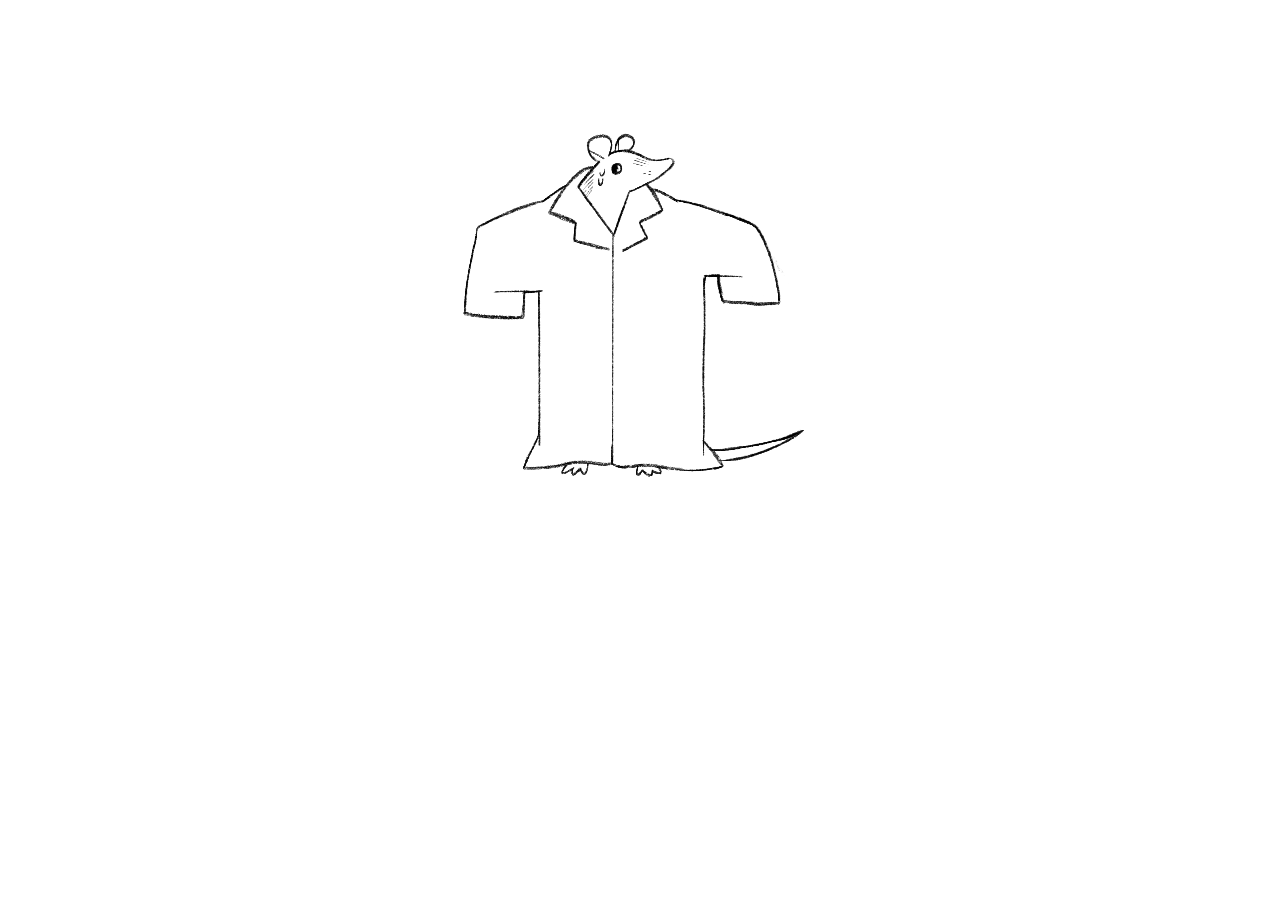
<file: index.html>
<!DOCTYPE html>
<html>
  <head>
    <meta charset="UTF-8">
    <meta name="viewport" content="width=device-width, initial-scale=1.0">
    <title>The web site of miceinatrenchcoat</title>

    <link href="/style.css" rel="stylesheet" type="text/css" media="all">
  </head>
  <body>

    <!--<a href="miceiutofthetrenchcoat.html" class="imgtxt">
      <div class="container">
        <img src="./tempimages/miceinatrenchcoat.png">
      </div>
    </a>-->

    <div id="contentwrapper">
      <center>
        <a class="hover_image" href="homepage.html">
          <img src="./tempimages/MIATC-2.png" alt="A tall mouse in a trench coat looks nervous">
          <img src="./tempimages/MIATC-2gif.gif" alt="5 mice stacked on top of eachother look nervous with a trench coat on the floor"class="hide">
        </a>
      </center>
    </div>


  </body>
</html>
</file>
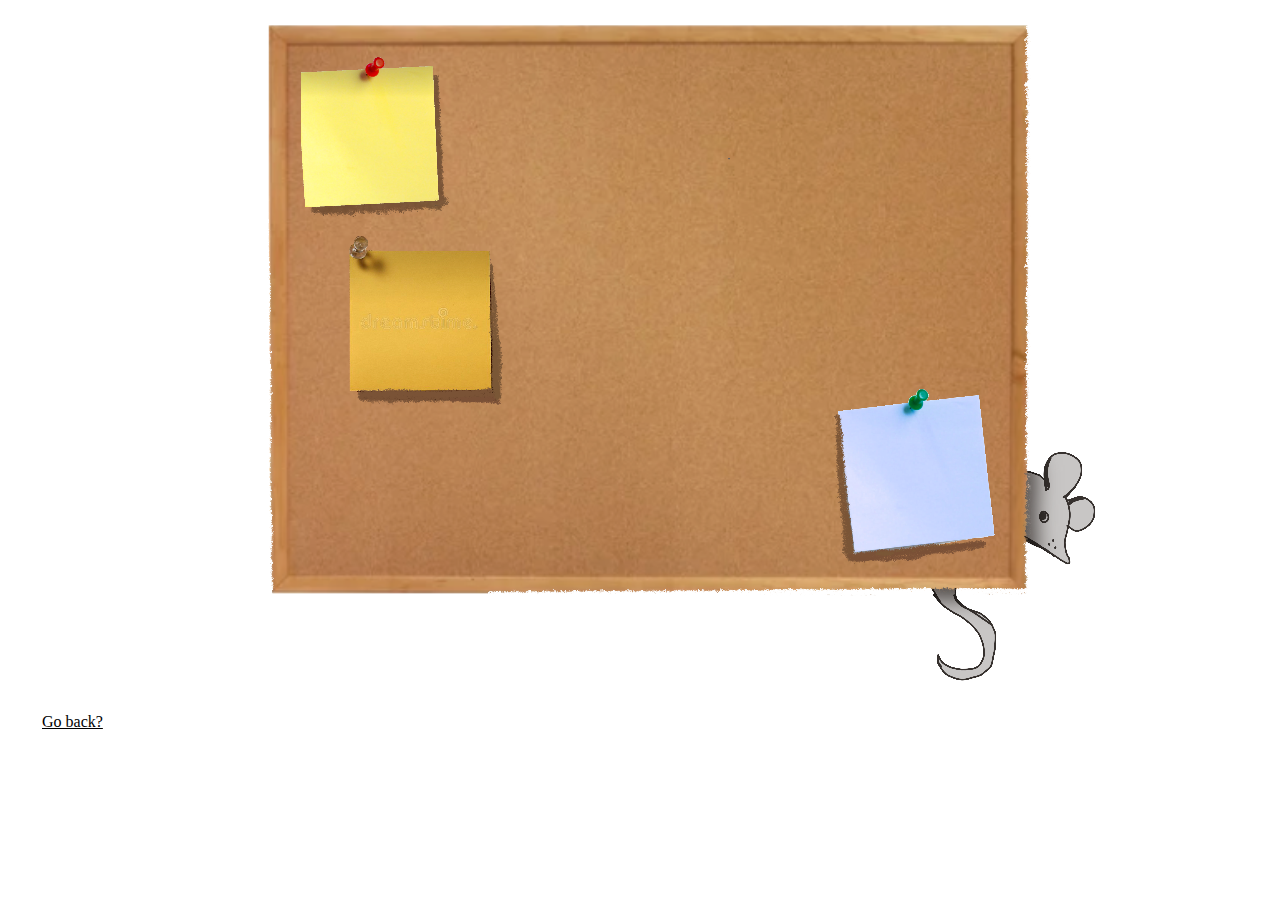
<file: goalboard.html>
<!DOCTYPE html>
<html>
  <head>
    <meta charset="UTF-8">
    <meta name="viewport" content="width=device-width, initial-scale=1.0">
    <title>miceinatrenchcoat</title>

    <link href="/style.css" rel="stylesheet" type="text/css" media="all">
  </head>
  <body>
    <div id="wrapper">
      <div class="container">
        <center>
          <img src="./tempimages/board.png" id="board">
        </center>
      </div>

      <a href="homepage.html" class="button">Go back?</a>

    </div>

  </body>
</html>
</file>
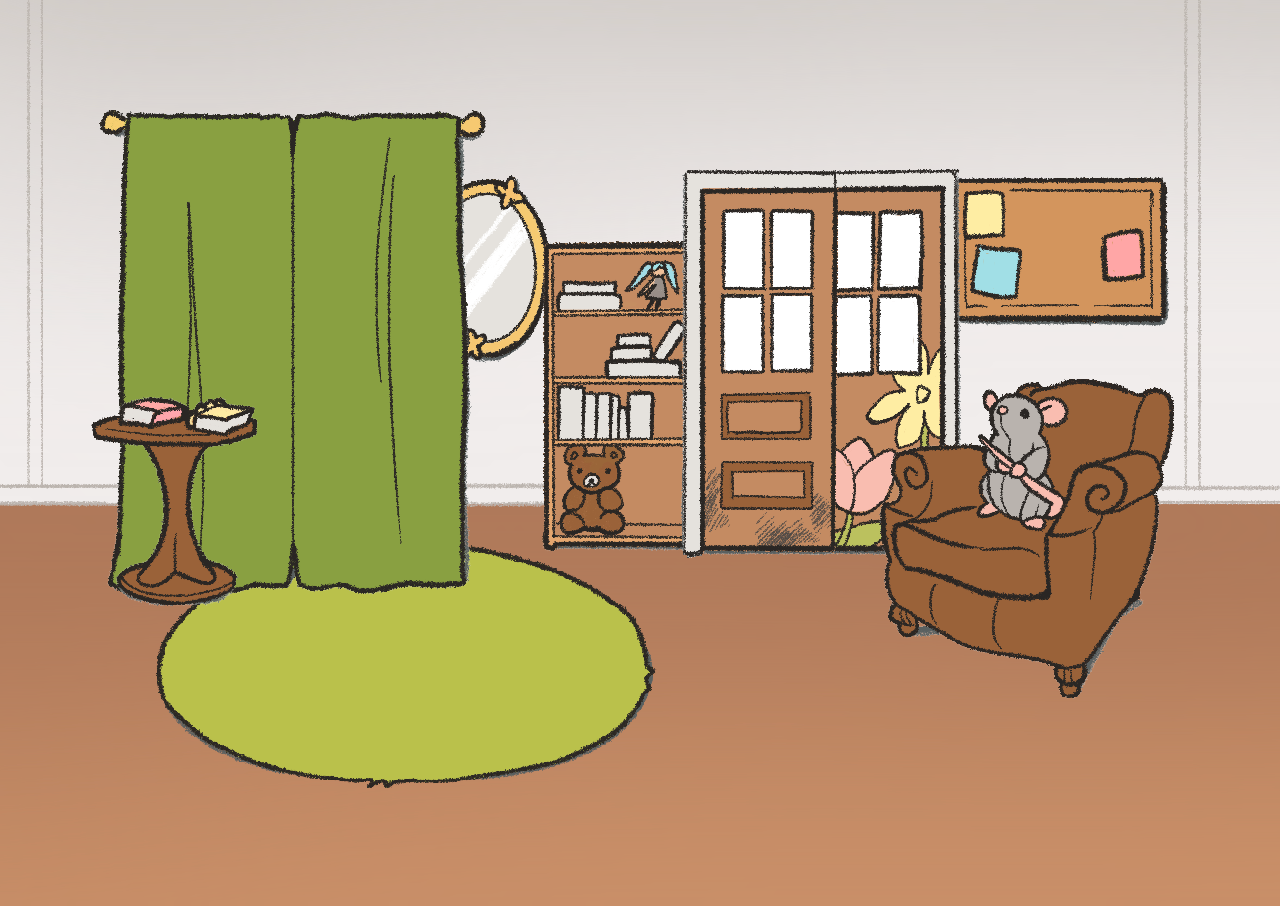
<file: homepage.html>
<!DOCTYPE html>
<html>
  <head>
    <meta charset="UTF-8">
    <meta name="viewport" content="width=device-width, initial-scale=1.0">
    <title>miceinatrenchcoat</title>

    <link href="/homepage.css" rel="stylesheet" type="text/css" media="all">
  </head>
  <body>

    <main class="room">

      <a class="rotate" href="./goalboard.html" style="top: 13vw; left: 73.5vw;">
        <img src="./tempimages/goalboard2.png">
      </a>
      
      <a class="rotate" href="./Digital Gallery/diggallery.html" style="top: 12.5vw; left: 62vw;">
        <img src="./tempimages/Digart-door.png"
      </a>
      
      
      <a class="rotate" href="./stuffed-animals/plushies.html" style="top: 29vw; left: 68vw;">
        <img src="./tempimages/stuffedanima;-chair.png">
      </a>
      
      <a class="rotate" href="./About me/about-home.html" style="top: 13vw; left: 32vw;">
        <img src="./tempimages/aboutme-mirror.png">
      </a>

      <a class="rotate" href="" style="top: 18vw; left: 41.5vw;">
        <img src="./tempimages/bookshelf.png">
      </a>

      <a class="rotate" href="./Traditional Gallery/portfolio.html" style="top: 12.5vw; left: 52.4vw;">
        <img src="./tempimages/tradart-door.png">
      </a>

      <a class="rotate" href="./About me/about-home.html" style="top: 8vw; left: 7vw;">
        <img src="./tempimages/links-curtains.png">
      </a>

      <img src="./tempimages/sidetable.png" style="position: absolute; top: 30vw; left: 6.5vw;">

      <a class="rotate" href="./index.html">
        <img src="./tempimages/mouse.png" style="position: absolute; top: 38.5vw; left: 43vw;">
      </a>
    </main>

  </body>
</html>
</file>
<file: style.css>
body {
  background-color: white;
  color: black;
  font-family: Verdana;
}

#contentwrapper {
  /* WIDTH OF THE WRAPPER */
  width: 900px;
  
  /* CENTER THE WRAPPER */
  margin-right: auto;
  margin-left: auto;
  
  /* ADD PADDING AND SPACING */
  margin-top: 10%;
}

.centeredelement {
  margin-right: auto;
  margin-left: auto;
}

.container {
  display: block;
  margin-left: 90px;
  margin-right: auto;
  position: relative;
  margin-top: 25px;
}

.button {
  border: none;
  color: black;
  padding: 15px 32px;
  text-align: center;
  display: inline-block;
  font-size: 16px;
  margin: 4px 2px;
  cursor: pointer;
}

.hover_image:hover {
  text-decoration: none;
}

.hide {
  display: none;
}

.hover_image:hover img:first-child{display: none;}
.hover_image:hover img:last-child{display: inline-block;}
</file>
<file: homepage.css>
* {
  image-rendering: pixelated;
}

body {
  background-image: url(./tempimages/Homepage-backgrounf.png);
  background-position: center top;
  background-repeat: no-repeat;
  background-size: cover;

  min-height: calc(100vh - 10px);
  overflow-x: hidden;

}

.room {
  width: 100%;
  height: 300px;
  position: relative;
}

.room img {
  max-width: 100%;
  height: auto;
}

.rotate {
  width: fit-content;
  height: fit-content;
  display: inline-block;
  position: absolute;
}


@media screen and (max-device-width : 800px){
  .room {
     transform: scale(0.95);
  }
  .text {
    font-size: calc(0.5em + 1.7vw); }
  header { margin: 10px auto; }
  
}
</file>
